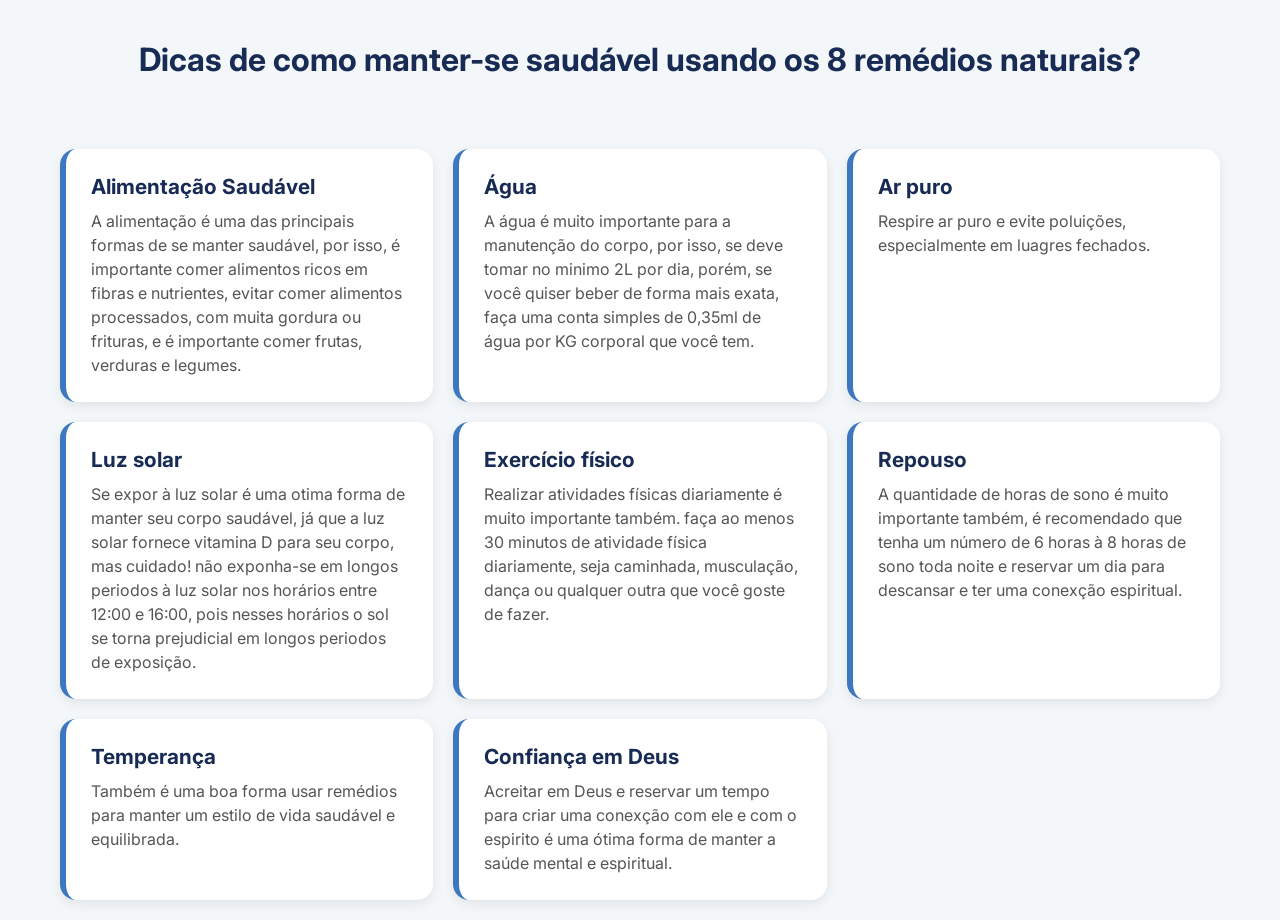
<file: pages/fint.html>
<!DOCTYPE html>
<html lang="pt-BR">
<head>
    <meta charset="UTF-8">
    <meta name="viewport" content="width=device-width, initial-scale=1.0">
    <link rel="stylesheet" href="../assets/styles/fint.css">
    <title>Remédios Naturais</title>
</head>
<body>
    <h1>Dicas de como manter-se saudável usando os 8 remédios naturais?</h1>
    <div class="intro">
    </div>

    <div class="grid-container">
        <div class="remedio">
            <h2>Alimentação Saudável</h2>
            <p>A alimentação é uma das principais formas de se manter saudável, por isso, é importante comer alimentos ricos em fibras e nutrientes, evitar comer alimentos processados, com muita gordura ou frituras, e é importante comer frutas, verduras e legumes.</p>
        </div>
        <div class="remedio">
            <h2>Água</h2>
            <p>A água é muito importante para a manutenção do corpo, por isso, se deve tomar no minimo 2L por dia, porém, se você quiser beber de forma mais exata, faça uma conta simples de 0,35ml de água por KG corporal que você tem.</p>
        </div>
        <div class="remedio">
            <h2>Ar puro</h2>
            <p>Respire ar puro e evite poluições, especialmente em luagres fechados.</p>
        </div>
        <div class="remedio">
            <h2>Luz solar</h2>
            <p>Se expor à luz solar é uma otima forma de manter seu corpo saudável, já que a luz solar fornece vitamina D para seu corpo, mas cuidado! não exponha-se em longos periodos à luz solar nos horários entre 12:00 e 16:00, pois nesses horários o sol se torna prejudicial em longos periodos de exposição.</p>
        </div>
        <div class="remedio">
            <h2>Exercício físico</h2>
            <p>Realizar atividades físicas diariamente é muito importante também. faça ao menos 30 minutos de atividade física diariamente, seja caminhada, musculação, dança ou qualquer outra que você goste de fazer.</p>
        </div>  
        <div class="remedio">
            <h2>Repouso</h2>
            <p>A quantidade de horas de sono é muito importante também, é recomendado que tenha um número de 6 horas à 8 horas de sono toda noite e reservar um dia para descansar e ter uma conexção espiritual.</p>
        </div>
        <div class="remedio">
            <h2>Temperança</h2>
            <p>Também é uma boa forma usar remédios para manter um estilo de vida saudável e equilibrada.</p>
        </div>
        <div class="remedio">
            <h2>Confiança em Deus</h2>
            <p>Acreitar em Deus e reservar um tempo para criar uma conexção com ele e com o espirito é uma ótima forma de manter a saúde mental e espiritual.</p>
        </div>
    </div>
</body>
</html>
</file>
<file: assets/styles/fint.css>
@import url('https://fonts.googleapis.com/css2?family=Inter:wght@400;600;700&display=swap');

* {
  margin: 0;
  padding: 0;
  box-sizing: border-box;
  font-family: 'Inter', sans-serif;
}

body {
  background-color: #f4f7fa;
  color: #333;
}

h1 {
  text-align: center;
  font-size: 2rem;
  margin: 40px 0 20px;
  color: #172B54;
}

.intro {
  max-width: 900px;
  margin: 0 auto;
  text-align: center;
  font-size: 1.1rem;
  color: #555;
  padding: 0 20px 30px;
}

.grid-container {
  display: grid;
  grid-template-columns: repeat(auto-fit, minmax(280px, 1fr));
  gap: 20px;
  max-width: 1200px;
  margin: auto;
  padding: 20px;
}

.remedio {
  background-color: #ffffff;
  border-radius: 16px;
  padding: 25px;
  box-shadow: 0 4px 12px rgba(0, 0, 0, 0.08);
  transition: transform 0.3s ease, box-shadow 0.3s ease;
  border-left: 6px solid #3b78bf;
}

.remedio:hover {
  transform: translateY(-5px);
  box-shadow: 0 8px 20px rgba(0, 0, 0, 0.12);
}

.remedio h2 {
  color: #172B54;
  font-size: 1.3rem;
  margin-bottom: 10px;
}

.remedio p {
  color: #555;
  font-size: 1rem;
  line-height: 1.5;
}

/* Parte nova para o menu responsivo */
.menu-toggle {
    display: none;
    flex-direction: column;
    cursor: pointer;
  }
  
  .menu-toggle span {
    background: #fff;
    height: 3px;
    width: 25px;
    margin: 4px 0;
    border-radius: 4px;
    transition: all 0.3s ease;
  }

@media (max-width: 730px) {
  .nav-bar {
    flex-wrap: wrap;
    padding: 1rem 2rem;
  }

  .menu-toggle {
    display: flex;
  }

  .nav-list {
    width: 100%;
    display: none;
    flex-direction: column;
    gap: 1rem;
    margin-top: 1rem;
  }

  .nav-list.active {
    display: flex;
  }

  .nav-list ul {
    flex-direction: column;
    align-items: center;
    gap: 1rem;
  }
}
</file>
